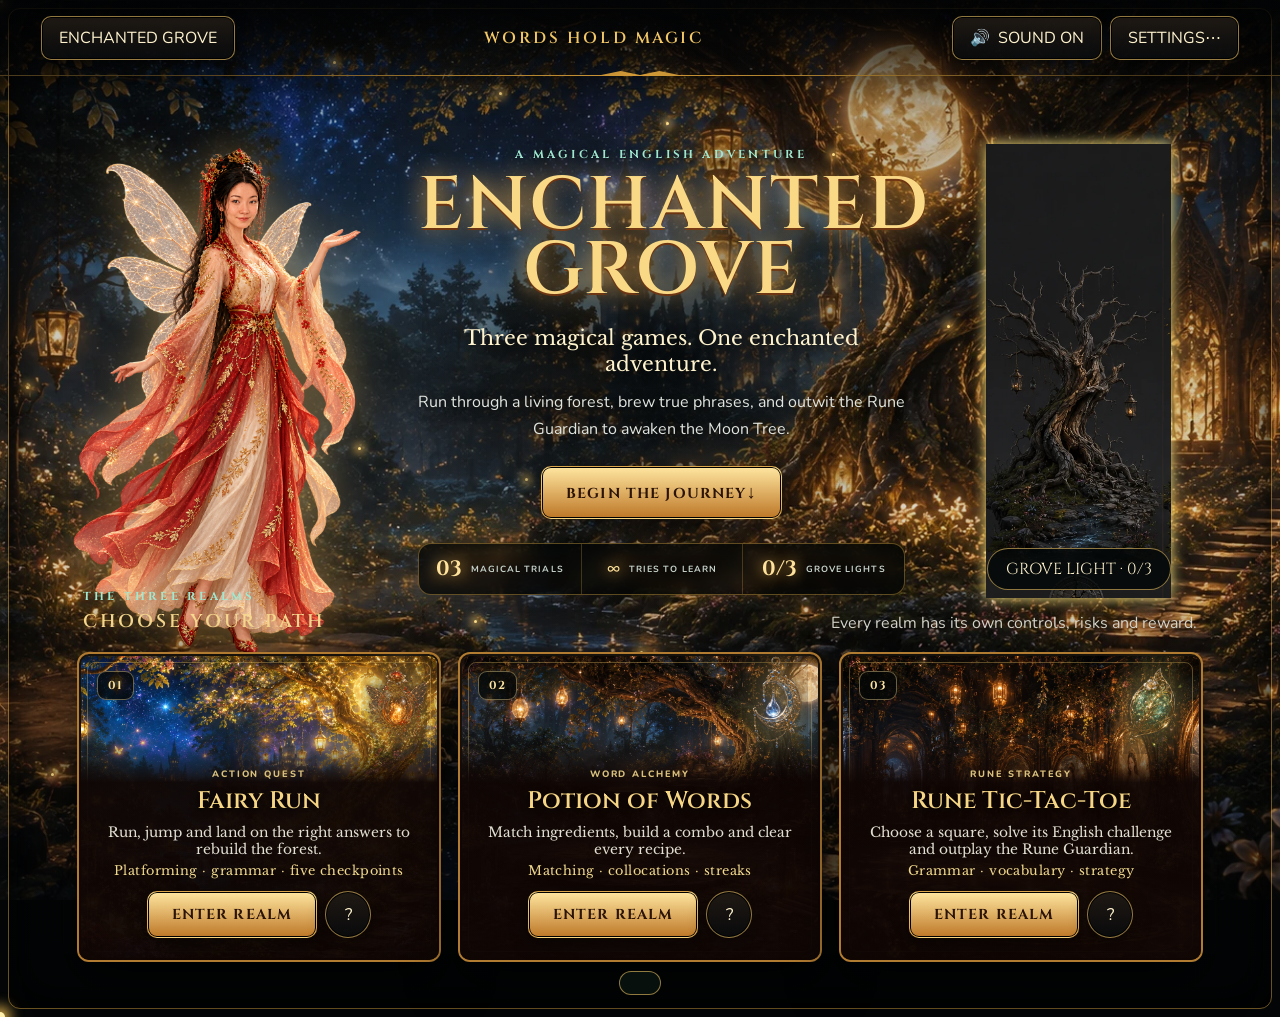
<file: index.html>
<!doctype html>
<html lang="en">
<head>
  <meta charset="utf-8">
  <meta name="viewport" content="width=device-width,initial-scale=1">
  <meta name="theme-color" content="#080b0b">
  <meta name="description" content="Enchanted Grove — a magical English learning adventure">
  <title>Enchanted Grove</title>
  <link rel="icon" type="image/png" href="./assets/rewards/firefly_ember.png">
  <link rel="preconnect" href="https://fonts.googleapis.com">
  <link rel="preconnect" href="https://fonts.gstatic.com" crossorigin>
  <link href="https://fonts.googleapis.com/css2?family=Cinzel:wght@500;600;700&family=Libre+Baskerville:ital,wght@0,400;0,700;1,400&family=Nunito:wght@600;700;800&display=swap" rel="stylesheet">
  <link rel="stylesheet" href="./src/styles.css?v=10">
  <link rel="stylesheet" href="./src/fixes.css?v=11">
  <link rel="stylesheet" href="./src/premium.css?v=10">
  <link rel="stylesheet" href="./src/gameplay-v2.css?v=10">
</head>
<body>
  <div id="app"><div class="loading">Opening the Grove…</div></div>
  <div id="toast" role="status" aria-live="polite"></div>
  <div id="cursor" aria-hidden="true"></div>
  <script type="module" src="./src/app.js?v=24"></script>
</body>
</html>
</file>
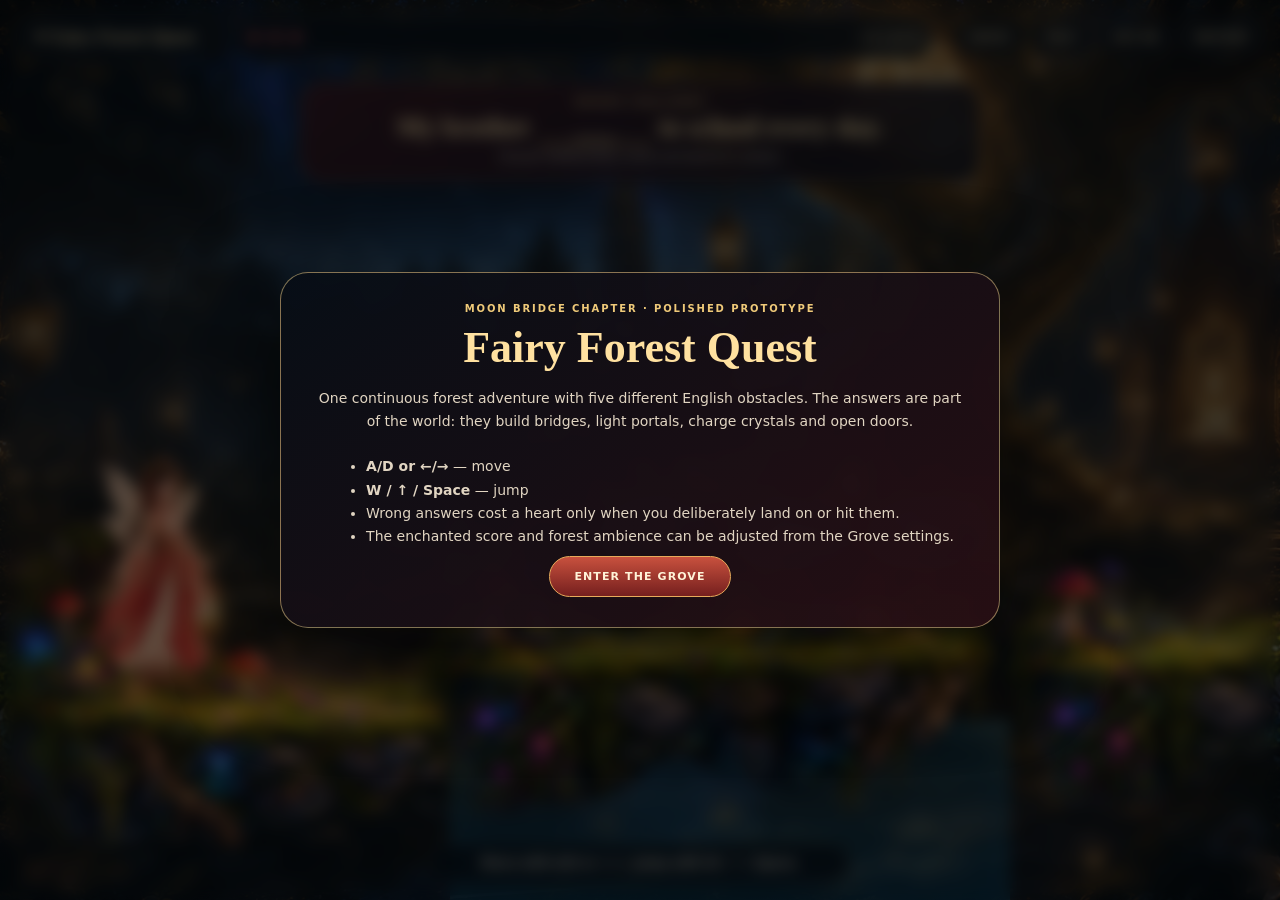
<file: fairy-run.html>
<!doctype html>
<html lang="en">
<head>
<meta charset="utf-8">
<meta name="viewport" content="width=device-width,initial-scale=1,viewport-fit=cover">
<meta name="theme-color" content="#07111b">
<title>Fairy Forest Quest — Moon Bridge Chapter</title>
<style>
:root{
 --gold:#f7d98f;--gold2:#ffe9b6;--cream:#fff6df;--muted:#d8ccba;
 --deep:#07111b;--panel:rgba(6,12,20,.82);--red:#a83f37;--green:#498353;
}
*{box-sizing:border-box}
html,body{margin:0;width:100%;height:100%;overflow:hidden;background:#03070c;color:var(--cream);font-family:Georgia,serif}
button{font:inherit;cursor:pointer}
button:focus-visible{outline:2px solid #ffe8a6;outline-offset:3px}
#app{position:relative;width:100%;height:100%;overflow:hidden;background:#02060a}
#backdrop{position:absolute;inset:0;background:
 linear-gradient(180deg,rgba(2,6,10,.06),rgba(2,6,10,.2)),
 url('assets/background.png') center/cover no-repeat;
 filter:saturate(1.05) brightness(.84);transform:scale(1.04)}
#backdrop::after{content:"";position:absolute;inset:0;background:
 radial-gradient(circle at 70% 18%,rgba(255,220,126,.11),transparent 25%),
 linear-gradient(90deg,rgba(2,7,11,.24),transparent 35%,rgba(2,7,11,.14))}
#viewport{position:absolute;inset:0;overflow:hidden}
#world{position:absolute;left:0;top:0;width:5480px;height:900px;transform-origin:0 0;will-change:transform}
.asset{position:absolute;object-fit:contain;pointer-events:none;user-select:none}
.decor{opacity:.96;filter:drop-shadow(0 16px 22px rgba(0,0,0,.34))}
#mistLayer{position:absolute;inset:0;pointer-events:none;z-index:7;background:linear-gradient(180deg,transparent 72%,rgba(7,25,30,.12));mix-blend-mode:screen}
.water-zone{position:absolute;z-index:1;height:180px;background:
 linear-gradient(180deg,rgba(89,174,201,.2),rgba(8,47,69,.82));
 border-top:2px solid rgba(151,224,235,.26);overflow:hidden;box-shadow:inset 0 22px 35px rgba(72,184,213,.09)}
.water-zone::after{content:"";position:absolute;inset:-20px;background:
 repeating-linear-gradient(176deg,transparent 0 22px,rgba(183,238,245,.12) 23px 25px,transparent 26px 43px);
 animation:water 5s linear infinite}
@keyframes water{to{transform:translateX(80px)}}

#player{position:absolute;z-index:30;width:158px;height:250px;pointer-events:none;transform-origin:50% 100%;will-change:left,top,transform}
#player img{width:100%;height:100%;object-fit:contain;filter:drop-shadow(0 12px 16px rgba(0,0,0,.44))}
#player.invincible{opacity:.45}
#player.magic img{filter:drop-shadow(0 12px 16px rgba(0,0,0,.44)) drop-shadow(0 0 22px rgba(255,216,108,.5))}

.choice{
 position:absolute;z-index:22;display:grid;place-items:center;text-align:center;padding:8px 12px;
 color:#fff1c9;font:800 15px/1.15 system-ui,sans-serif;letter-spacing:.01em;
 border:1px solid rgba(241,207,128,.42);background:linear-gradient(180deg,rgba(68,39,52,.95),rgba(31,18,30,.96));
 box-shadow:0 13px 24px rgba(0,0,0,.34),inset 0 0 18px rgba(255,255,255,.025);
 transition:.22s;user-select:none
}
.choice::after{content:"";position:absolute;inset:-6px;border:1px solid rgba(255,226,147,.09);border-radius:inherit;pointer-events:none}
.choice.stone{width:146px;height:76px;border-radius:48% 52% 45% 55%/58% 52% 48% 42%;
 background:radial-gradient(circle at 35% 20%,rgba(255,255,255,.06),transparent 25%),linear-gradient(145deg,#57646b,#222b31 64%,#11171c);border:2px solid #718d9a}
.choice.stone[data-challenge="0"]{width:118px;height:70px}
.bridge-safe-platform{position:absolute;z-index:11;left:420px;top:555px;width:580px;pointer-events:none;user-select:none;filter:drop-shadow(0 16px 22px rgba(0,0,0,.34))}
.choice.lantern{width:175px;height:64px;border-radius:18px;background:linear-gradient(180deg,#6b3c2d,#2e1e1d);border-color:#bc8a53;box-shadow:0 0 18px rgba(255,190,79,.16),0 14px 24px rgba(0,0,0,.34)}
.choice.lantern::before{content:"✦";position:absolute;top:-35px;color:#ffd786;font-size:30px;text-shadow:0 0 18px #ffbd47}
.choice.crystal-choice{width:150px;height:72px;border-radius:18px;background:linear-gradient(180deg,rgba(49,61,76,.96),rgba(21,26,35,.96));border-color:#6a9bc1}
.choice.rune-pad{width:155px;height:44px;border-radius:50%;background:radial-gradient(ellipse,#5e376d,#20152c 67%);border:2px solid #9f72bd;box-shadow:0 0 20px rgba(157,103,204,.22)}
.choice.orb{width:145px;height:62px;border-radius:999px;background:radial-gradient(circle at 45% 25%,rgba(255,243,196,.17),transparent 32%),linear-gradient(180deg,#6b4c89,#2a1d3b);border-color:#c4a0ef;box-shadow:0 0 28px rgba(172,113,238,.25)}
.choice.correct-hit{animation:correctHit .65s ease;background:linear-gradient(180deg,#806526,#3f3014)!important;border-color:#f8d77b!important;box-shadow:0 0 38px rgba(255,211,92,.55),0 14px 24px rgba(0,0,0,.34)!important}
.choice.wrong-hit{animation:wrongHit .48s ease;background:linear-gradient(180deg,#80382f,#351718)!important;border-color:#e78d7f!important}

.choice.resolved{
 opacity:0!important;
 transform:scale(.78)!important;
 pointer-events:none!important;
 transition:opacity .45s ease,transform .45s ease!important;
}

@keyframes correctHit{45%{transform:translateY(-12px) scale(1.06);filter:brightness(1.35)}}
@keyframes wrongHit{20%,60%{transform:translateX(-8px)}40%,80%{transform:translateX(8px)}}

#bridge1,#bridge3{opacity:0;transform:scale(.86) translateY(35px);transition:.6s cubic-bezier(.2,.8,.2,1);filter:drop-shadow(0 18px 25px rgba(0,0,0,.4))}
#bridge1.show,#bridge3.show{opacity:1;transform:scale(1) translateY(0)}
.door{transition:.55s;filter:drop-shadow(0 20px 25px rgba(0,0,0,.4))}
.door.open{opacity:0;transform:scale(.92);filter:blur(3px)}
.portal-inline{opacity:0;transform:scale(.72);transition:.55s;filter:drop-shadow(0 0 30px rgba(172,108,239,.32))}
.portal-inline.show{opacity:1;transform:scale(1);animation:portalPulse 1.25s infinite alternate}
@keyframes portalPulse{to{filter:drop-shadow(0 0 48px rgba(203,139,255,.58)) brightness(1.08)}}
.crystal-art{transition:.4s;filter:drop-shadow(0 0 14px rgba(86,148,220,.25))}
.crystal-art.charged{filter:drop-shadow(0 0 36px rgba(255,210,89,.64)) brightness(1.25);transform:translateY(-7px)}
.magic-step{position:absolute;z-index:10;width:135px;height:32px;border-radius:50%;opacity:0;transform:translateY(30px) scale(.6);
 background:radial-gradient(ellipse,rgba(255,225,120,.9),rgba(187,121,238,.45) 48%,transparent 70%);
 border:1px solid rgba(255,229,148,.5);box-shadow:0 0 26px rgba(255,207,92,.32);transition:.45s}
.magic-step.show{opacity:1;transform:translateY(0) scale(1)}
.magic-step.show:nth-of-type(2){transition-delay:.1s}.magic-step.show:nth-of-type(3){transition-delay:.2s}
.section-label{position:absolute;z-index:8;color:rgba(255,231,180,.38);font:800 12px system-ui,sans-serif;text-transform:uppercase;letter-spacing:.22em}

#hud{position:absolute;z-index:100;left:16px;right:16px;top:14px;display:grid;grid-template-columns:auto 1fr auto;gap:12px;align-items:center;pointer-events:none}
#hud>*{pointer-events:auto}
.brand{padding:11px 15px;border-radius:999px;background:rgba(5,11,18,.78);border:1px solid rgba(247,217,143,.42);backdrop-filter:blur(10px);box-shadow:0 10px 28px rgba(0,0,0,.3);color:#ffe2a2;font-weight:700;font-size:18px}
.statusbar{justify-self:center;width:min(700px,58vw);padding:9px 14px;border-radius:999px;background:rgba(5,11,18,.78);border:1px solid rgba(247,217,143,.28);backdrop-filter:blur(10px);display:grid;grid-template-columns:auto 1fr auto;gap:12px;align-items:center}
.hearts{color:#ef6a62;font-size:20px;letter-spacing:2px;text-shadow:0 0 10px rgba(255,75,75,.25);white-space:nowrap}
.progress-track{height:10px;border-radius:999px;overflow:hidden;background:rgba(0,0,0,.36);border:1px solid rgba(247,217,143,.16)}
.progress-track>i{display:block;height:100%;width:0;background:linear-gradient(90deg,#d9873f,#ffe19a);transition:.45s}
.score{font:800 11px system-ui,sans-serif;color:#ffe2a0;white-space:nowrap}
.tools{display:flex;gap:7px}
.tool{padding:10px 13px;border-radius:999px;border:1px solid rgba(247,217,143,.34);background:rgba(5,11,18,.8);color:#ffe0a0;font:800 10px system-ui,sans-serif;text-transform:uppercase;letter-spacing:.08em;transition:.2s}
.tool:hover{transform:translateY(-2px);filter:brightness(1.08)}
.tool.off{opacity:.47}
.tool-link{text-decoration:none;display:inline-flex;align-items:center}

#questCard{position:absolute;z-index:95;left:50%;top:82px;transform:translateX(-50%);width:min(680px,70vw);padding:14px 20px 15px;border-radius:22px;background:linear-gradient(145deg,rgba(58,21,25,.9),rgba(10,12,19,.86));border:1px solid rgba(247,217,143,.45);box-shadow:0 16px 40px rgba(0,0,0,.38);backdrop-filter:blur(9px);text-align:center;transition:.3s}
#questCard.done{opacity:.22;transform:translateX(-50%) translateY(-6px)}
#questCard .kicker{font:800 9px system-ui,sans-serif;text-transform:uppercase;letter-spacing:.2em;color:#edc778}
#questCard h1{margin:5px 0 4px;font-size:27px;color:#ffe2a2}
#questCard p{margin:0;font:12px/1.45 system-ui,sans-serif;color:#ddd2c1}
.blank{display:inline-block;min-width:115px;border-bottom:2px solid #f1c97a;color:#ffe8ae;padding:0 5px}

#feedback{position:absolute;z-index:110;left:50%;bottom:18px;transform:translateX(-50%);min-width:420px;max-width:78vw;padding:11px 18px;border-radius:999px;text-align:center;background:rgba(5,11,18,.82);border:1px solid rgba(247,217,143,.25);font:700 12px system-ui,sans-serif;color:#eee2cf;backdrop-filter:blur(9px);box-shadow:0 10px 28px rgba(0,0,0,.3);transition:.25s}
#feedback.good{background:rgba(25,78,43,.82);border-color:rgba(161,238,153,.42);color:#e3ffdc}
#feedback.bad{background:rgba(91,31,26,.84);border-color:rgba(255,153,130,.4);color:#ffd8cd}

.checkpoint{position:absolute;z-index:9;width:32px;height:32px;border-radius:50%;background:radial-gradient(circle,#fff3c1 0 10%,#ffc954 17%,rgba(255,189,59,.3) 43%,transparent 70%);box-shadow:0 0 25px #ffc859;opacity:.75}
.spark{position:absolute;z-index:120;width:7px;height:7px;border-radius:50%;background:#ffe494;box-shadow:0 0 12px #ffd15e;pointer-events:none;animation:spark .85s forwards}
@keyframes spark{to{transform:translate(var(--dx),var(--dy)) scale(.15);opacity:0}}
.butterfly{position:absolute;z-index:60;font-size:18px;color:#ffe79e;text-shadow:0 0 12px #ffc85b;pointer-events:none;animation:fly 1.4s forwards}
@keyframes fly{to{transform:translate(var(--dx),var(--dy)) rotate(30deg);opacity:0}}

.overlay{position:absolute;inset:0;z-index:200;display:grid;place-items:center;background:rgba(2,5,9,.61);backdrop-filter:blur(8px)}
.overlay.hidden{display:none}
.modal{width:min(720px,91vw);padding:30px;border-radius:28px;text-align:center;background:linear-gradient(145deg,rgba(7,14,22,.97),rgba(40,15,20,.95));border:1px solid rgba(247,217,143,.5);box-shadow:0 30px 100px rgba(0,0,0,.58)}
.modal .kicker{font:800 10px system-ui,sans-serif;text-transform:uppercase;letter-spacing:.19em;color:#efca79}
.modal h2{font-size:44px;color:#ffe1a0;margin:8px 0 10px}
.modal p,.modal li{font:14px/1.65 system-ui,sans-serif;color:#e1d5c2}
.modal ul{display:inline-block;text-align:left;margin:8px auto}
.primary{padding:13px 24px;border-radius:999px;border:1px solid #e7aa5b;background:linear-gradient(180deg,#c8513e,#751f1e);color:#fff3d8;font:800 11px system-ui,sans-serif;text-transform:uppercase;letter-spacing:.1em}
.stars-row{font-size:38px;letter-spacing:7px;color:#ffd66f;text-shadow:0 0 17px rgba(255,207,91,.35);margin:10px}

.mobile{display:none;position:absolute;z-index:140;right:14px;bottom:14px;gap:6px}
.mobile button{width:55px;height:48px;border-radius:14px;border:1px solid rgba(247,217,143,.34);background:rgba(5,11,18,.82);color:#ffe0a0;font-size:20px}

@media(max-width:900px){
 .brand{font-size:15px}.statusbar{width:auto}.score{display:none}#questCard{width:88vw;top:76px}.tools .tool:nth-child(2){display:none}
 .mobile{display:flex}#feedback{bottom:74px;min-width:0;width:calc(100% - 24px)}
}
</style>
</head>
<body>
<div id="app">
 <div id="backdrop"></div>
 <div id="viewport"><div id="world">
   <div id="mistLayer"></div>

   <!-- Section 1 -->
   <div class="section-label" style="left:80px;top:590px">01 · Bridge of Habits</div>
   <img class="asset decor" src="assets/platform_start.png" style="left:-20px;top:520px;width:520px">
   <div class="water-zone" style="left:450px;top:720px;width:560px"></div>
   <img class="bridge-safe-platform" src="assets/platform_long.png" alt="">
   <div class="choice stone" data-challenge="0" data-value="goes" style="left:600px;top:500px">goes</div>
   <div class="choice stone" data-challenge="0" data-value="go" style="left:735px;top:500px">go</div>
   <div class="choice stone" data-challenge="0" data-value="is going" style="left:870px;top:500px">is going</div>
   <img id="bridge1" class="asset" src="assets/bridge.png" style="left:430px;top:505px;width:650px;z-index:12">
   <img class="asset decor" src="assets/platform_long.png" style="left:1000px;top:555px;width:570px">

   <!-- Section 2 -->
   <div class="section-label" style="left:1370px;top:590px">02 · Lantern Gate</div>
   <img class="asset decor" src="assets/platform_root.png" style="left:1240px;top:500px;width:520px">
   <img class="asset decor" src="assets/platform_glow.png" style="left:1580px;top:570px;width:430px">
   <img class="asset decor" src="assets/platform_long.png" style="left:1900px;top:565px;width:560px">
   <div class="choice lantern" data-challenge="1" data-value="looks for" style="left:1510px;top:465px">looks for</div>
   <div class="choice lantern" data-challenge="1" data-value="is looking for" style="left:1735px;top:385px">is looking for</div>
   <div class="choice lantern" data-challenge="1" data-value="look for" style="left:1960px;top:465px">look for</div>
   <img id="door2" class="asset door" src="assets/moon_door.png" style="left:2220px;top:390px;width:270px;z-index:20">
   <img id="portal2" class="asset portal-inline" src="assets/moon_portal.png" style="left:2220px;top:390px;width:270px;z-index:19">

   <!-- Section 3 -->
   <div class="section-label" style="left:2530px;top:590px">03 · Crystal Crossing</div>
   <img class="asset decor" src="assets/platform_start.png" style="left:2430px;top:535px;width:510px">
   <img class="asset decor" src="assets/platform_long.png" style="left:2850px;top:565px;width:520px">
   <div class="water-zone" style="left:3260px;top:720px;width:360px"></div>
   <div class="choice crystal-choice" data-challenge="2" data-value="visited" style="left:2560px;top:598px">visited</div>
   <div class="choice crystal-choice" data-challenge="2" data-value="visit" style="left:2750px;top:548px">visit</div>
   <div class="choice crystal-choice" data-challenge="2" data-value="have visited" style="left:2940px;top:598px">have visited</div>
   <img id="crystalA" class="asset crystal-art" src="assets/crystal_blue.png" style="left:2580px;top:425px;width:120px;z-index:15">
   <img id="crystalB" class="asset crystal-art" src="assets/crystal_gold.png" style="left:2780px;top:375px;width:120px;z-index:15">
   <img id="crystalC" class="asset crystal-art" src="assets/crystal_blue.png" style="left:2970px;top:425px;width:120px;z-index:15">
   <img id="bridge3" class="asset" src="assets/rope_bridge.png" style="left:3190px;top:545px;width:520px;z-index:12">
   <img class="asset decor" src="assets/platform_root.png" style="left:3540px;top:510px;width:500px">

   <!-- Section 4 -->
   <div class="section-label" style="left:3650px;top:590px">04 · Rune Door</div>
   <img class="asset decor" src="assets/platform_long.png" style="left:3550px;top:565px;width:600px">
   <div class="choice rune-pad" data-challenge="3" data-value="should taking" style="left:3740px;top:680px">should taking</div>
   <div class="choice rune-pad" data-challenge="3" data-value="should take" style="left:3920px;top:680px">should take</div>
   <div class="choice rune-pad" data-challenge="3" data-value="should took" style="left:4100px;top:680px">should took</div>
   <img id="door4" class="asset door" src="assets/red_door.png" style="left:4300px;top:430px;width:235px;z-index:20">
   <img id="portal4" class="asset portal-inline" src="assets/moon_portal.png" style="left:4300px;top:430px;width:235px;z-index:19">

   <!-- Section 5 -->
   <div class="section-label" style="left:4550px;top:590px">05 · Moon Gate</div>
   <img class="asset decor" src="assets/platform_start.png" style="left:4460px;top:525px;width:520px">
   <img class="asset decor" src="assets/platform_long.png" style="left:4870px;top:565px;width:510px">
   <div class="choice orb" data-challenge="4" data-value="can catching" style="left:4610px;top:500px">can catching</div>
   <div class="choice orb" data-challenge="4" data-value="can catch" style="left:4800px;top:410px">can catch</div>
   <div class="choice orb" data-challenge="4" data-value="will can catch" style="left:4990px;top:500px">will can catch</div>
   <img id="finalPortal" class="asset portal-inline" src="assets/final_portal.png" style="left:5180px;top:355px;width:285px;z-index:19">

   <div id="player"><img src="assets/stand.png" alt="fairy"></div>
 </div></div>

 <div id="hud">
  <div class="brand">✦ Fairy Forest Quest</div>
  <div class="statusbar"><div id="hearts" class="hearts">♥ ♥ ♥</div><div class="progress-track"><i id="progressFill"></i></div><div class="score">✦ <span id="score">0</span> · <span id="progressText">0 / 5</span></div></div>
  <div class="tools"><a class="tool tool-link" href="./index.html?v=24">Grove</a><button class="tool" id="helpBtn">Help</button><button class="tool" id="sfxBtn">SFX On</button><button class="tool" id="restartBtn">Restart</button></div>
 </div>

 <div id="questCard"><div class="kicker" id="questKicker">Bridge challenge</div><h1 id="questText">My brother <span class="blank">___</span> to school every day.</h1><p id="questHint">Choose deliberately: jump and land on a stone.</p></div>
 <div id="feedback">Move with A/D or ←/→. Jump with W / ↑ / Space.</div>
 <div class="mobile"><button data-key="left">◀</button><button data-key="jump">▲</button><button data-key="right">▶</button></div>

 <div class="overlay" id="intro">
  <div class="modal"><div class="kicker">Moon Bridge Chapter · polished prototype</div><h2>Fairy Forest Quest</h2>
   <p>One continuous forest adventure with five different English obstacles. The answers are part of the world: they build bridges, light portals, charge crystals and open doors.</p>
   <ul><li><b>A/D or ←/→</b> — move</li><li><b>W / ↑ / Space</b> — jump</li><li>Wrong answers cost a heart only when you deliberately land on or hit them.</li><li>The enchanted score and forest ambience can be adjusted from the Grove settings.</li></ul>
   <button class="primary" id="startBtn">Enter the Grove</button>
  </div>
 </div>

 <div class="overlay hidden" id="helpOverlay">
  <div class="modal"><div class="kicker">Controls & mechanics</div><h2>How to Play</h2>
   <p>Each obstacle has one English blank and three choices. The selection method changes with the world:</p>
   <ul><li>Bridge stones — <b>land from above</b>.</li><li>Lantern gate — <b>jump and hit a lantern from below</b>.</li><li>Crystals — <b>land on the crystal pedestal</b>.</li><li>Rune door — <b>jump and land on a floor rune</b>.</li><li>Moon Gate — <b>jump into the chosen magic orb</b>.</li></ul>
   <button class="primary" id="closeHelp">Back to Adventure</button>
  </div>
 </div>

 <div class="overlay hidden" id="completeOverlay">
  <div class="modal"><div class="kicker">Chapter complete</div><h2>The Moon Gate Awakens</h2>
   <div class="stars-row">★ ★ ★ ★ ★</div>
   <p id="finalStats">Five obstacles restored.</p>
   <button class="primary" id="groveBtn">Return to the Grove</button>
   <button class="primary" id="againBtn">Play Again</button>
  </div>
 </div>
</div>

<script>
(()=>{
"use strict";
const $=s=>document.querySelector(s), $$=s=>[...document.querySelectorAll(s)];
const world=$("#world"), playerEl=$("#player"), playerImg=$("#player img");
const VW=5480,VH=900;
let scale=1,camera=0,last=performance.now(),running=false,sfxOn=true,score=0,hearts=3,current=0,wrongChoices=0;
const keys={left:false,right:false,jump:false};
function saveGroveLight(){const key='enchantedGroveRebuild.v1';try{const saved=JSON.parse(localStorage.getItem(key)||'{}');saved.spellPathCompleted=true;saved.moonTreeState=['spellPathCompleted','potionOfWordsCompleted','whisperingPortraitsCompleted'].filter(k=>saved[k]).length;localStorage.setItem(key,JSON.stringify(saved))}catch{}}
const done=[false,false,false,false,false];
let checkpointX=120, player={x:120,y:588,w:62,h:112,vx:0,vy:0,onGround:false,facing:1,inv:0};
let bridgeChoiceArmed=false;
let bridgeJumpOriginX=null;
let walkFrame=0,walkClock=0;
const sounds={ok:"assets/correct.wav",bad:"assets/wrong.wav",portal:"assets/portal.wav",reward:"assets/reward.wav",click:"assets/click.wav"};
const challenges=[
 {kicker:"Bridge challenge",text:'My brother <span class="blank">___</span> to school every day.',hint:"Choose deliberately: jump and land on a stone.",answer:"goes",method:"land",checkpoint:120},
 {kicker:"Lantern gate",text:'She <span class="blank">___</span> her keys right now.',hint:"Jump and strike a lantern from below.",answer:"is looking for",method:"below",checkpoint:1320},
 {kicker:"Crystal crossing",text:'Yesterday we <span class="blank">___</span> an old castle.',hint:"Land on the crystal pedestal you choose.",answer:"visited",method:"land",checkpoint:2480},
 {kicker:"Rune door",text:'You <span class="blank">___</span> an umbrella because it might rain.',hint:"Jump and land on one floor rune.",answer:"should take",method:"land",checkpoint:3600},
 {kicker:"Moon Gate",text:'If we hurry, we <span class="blank">___</span> the next train.',hint:"Jump so the fairy passes through the center of the magic orb you choose.",answer:"can catch",method:"orb",checkpoint:4490}
];
const bridgeChoiceZone={x:420,y:700,w:580,h:200,respawnX:480,respawnY:588};
function shuffleArray(a){for(let i=a.length-1;i>0;i--){const j=Math.floor(Math.random()*(i+1));[a[i],a[j]]=[a[j],a[i]]}return a}
function shuffleChoices(){
 const groups=[
   {sel:'[data-challenge="0"]',slots:[["600px","500px"],["735px","500px"],["870px","500px"]]},
   {sel:'[data-challenge="1"]',slots:[["1510px","465px"],["1735px","385px"],["1960px","465px"]]},
   {sel:'[data-challenge="2"]',slots:[["2560px","598px"],["2750px","548px"],["2940px","598px"]]},
   {sel:'[data-challenge="3"]',slots:[["3740px","680px"],["3920px","680px"],["4100px","680px"]]},
   {sel:'[data-challenge="4"]',slots:[["4610px","500px"],["4800px","410px"],["4990px","500px"]]}
 ];
 for(const g of groups){
   const els=$$(g.sel),slots=shuffleArray([...g.slots]);
   els.forEach((el,i)=>{el.style.left=slots[i][0];el.style.top=slots[i][1]});
 }
}

function resize(){scale=innerHeight/VH;const viewW=innerWidth/scale;world.style.height=VH+"px";updateCamera(true)}
addEventListener("resize",resize);resize();

function play(name,vol=.65){if(!sfxOn)return;const a=new Audio(sounds[name]);a.volume=vol;a.play().catch(()=>{})}
function setFeedback(text,type=""){const f=$("#feedback");f.textContent=text;f.className=type}
function updateHUD(){
 $("#score").textContent=score;$("#progressText").textContent=`${done.filter(Boolean).length} / 5`;
 $("#progressFill").style.width=`${done.filter(Boolean).length/5*100}%`;
 $("#hearts").textContent=Array.from({length:3},(_,i)=>i<hearts?"♥":"♡").join(" ");
}
function setQuest(i){
 current=i;
 const q=challenges[i];
 $("#questKicker").textContent=q.kicker;
 $("#questText").innerHTML=q.text;
 $("#questHint").textContent=q.hint;
 $("#questCard").classList.toggle("done",done[i]);
}
function sectionForX(x){
 if(x<1200)return 0;if(x<2400)return 1;if(x<3500)return 2;if(x<4450)return 3;return 4
}
function updateCamera(immediate=false){
 const viewW=innerWidth/scale;
 const target=Math.max(0,Math.min(VW-viewW,player.x-viewW*.38));
 camera=immediate?target:camera+(target-camera)*.09;
 world.style.transform=`translate(${-camera*scale}px,0) scale(${scale})`;
 const bgShift=(camera/(VW-viewW||1))*18;
 $("#backdrop").style.backgroundPosition=`${50-bgShift}% center`;
}
function playerVisual(){
 const drawW=158,drawH=250;
 playerEl.style.left=(player.x-(drawW-player.w)/2)+"px";
 playerEl.style.top=(player.y-(drawH-player.h))+"px";
 playerEl.style.transform=`scaleX(${player.facing})`;
 playerEl.classList.toggle("invincible",player.inv>0);
}
const basePlatforms=[
 {x:-50,y:700,w:500,h:200},{x:1000,y:700,w:560,h:200},
 {x:bridgeChoiceZone.x,y:bridgeChoiceZone.y,w:bridgeChoiceZone.w,h:bridgeChoiceZone.h},
 {x:1240,y:700,w:1220,h:200},
 {x:2430,y:700,w:850,h:200},{x:3540,y:700,w:910,h:200},
 {x:4460,y:700,w:1020,h:200},
 // section 2 jump platforms beneath the lanterns
 {x:1450,y:650,w:210,h:20},{x:1690,y:590,w:210,h:20},{x:1930,y:650,w:210,h:20},
];
function platforms(){
 const p=[...basePlatforms];
 if(done[0])p.push({x:450,y:585,w:570,h:24});
 // Match the collider to the whole visible rope bridge, including both ends.
 // The former narrow collider let the fairy's visible sprite appear supported
 // while its smaller physics body slipped through near an edge.
 if(done[2])p.push({x:3185,y:646,w:575,h:25});
 return p
}
function walls(){
 const w=[];
 if(!done[0])w.push({x:1015,y:0,w:24,h:900});
 if(!done[1])w.push({x:2225,y:350,w:65,h:380});
 if(!done[3])w.push({x:4295,y:370,w:70,h:360});
 return w
}
function overlap(a,b){return a.x+a.w>b.x&&a.x<b.x+b.w&&a.y+a.h>b.y&&a.y<b.y+b.h}
function spawnMagic(x,y,color="#ffe18b"){
 for(let i=0;i<22;i++){const s=document.createElement("i");s.className="spark";s.style.left=((x-camera)*scale)+"px";s.style.top=(y*scale)+"px";s.style.setProperty("--dx",((Math.random()-.5)*180)+"px");s.style.setProperty("--dy",((Math.random()-.7)*150)+"px");s.style.background=color;document.body.appendChild(s);setTimeout(()=>s.remove(),900)}
 for(let i=0;i<8;i++){const b=document.createElement("i");b.className="butterfly";b.textContent="✦";b.style.left=((x-camera)*scale)+"px";b.style.top=(y*scale)+"px";b.style.setProperty("--dx",((Math.random()-.5)*220)+"px");b.style.setProperty("--dy",(-60-Math.random()*150)+"px");document.body.appendChild(b);setTimeout(()=>b.remove(),1450)}
}
function hurt(choice){
 if(player.inv>0)return;
 const challengeIndex=+choice.dataset.challenge;
 hearts--;wrongChoices++;player.inv=1.1;choice.classList.remove("wrong-hit");void choice.offsetWidth;choice.classList.add("wrong-hit");play("bad",.62);
 setFeedback("Not this one. You chose it deliberately, so one heart faded. Try another.","bad");updateHUD();
 if(challengeIndex===0)setTimeout(()=>respawnOnBridgePlatform(),320);
 if(hearts<=0)setTimeout(()=>restartChallenge(),650)
}
function respawnOnBridgePlatform(message=""){
 player.x=bridgeChoiceZone.respawnX;player.y=bridgeChoiceZone.respawnY;player.vx=player.vy=0;player.onGround=true;player.inv=Math.max(player.inv,.7);
 bridgeChoiceArmed=true;
 bridgeJumpOriginX=null;
 if(message)setFeedback(message);
 playerVisual();updateCamera(false)
}
function restartChallenge(){
 hearts=3;
 if(current===0&&!done[0])respawnOnBridgePlatform();
 else{player.x=challenges[current].checkpoint;player.y=588;player.vx=player.vy=0;player.inv=1}
 $$(".choice").forEach(x=>x.classList.remove("wrong-hit"));
 setFeedback("Checkpoint restored. The challenge is ready again.");updateHUD()
}
function completeChallenge(i,choice){
 if(done[i])return;
 done[i]=true;score+=100;hearts=Math.min(3,hearts+1);choice?.classList.add("correct-hit");play("ok",.72);spawnMagic(choice?parseFloat(choice.style.left)+70:player.x,choice?parseFloat(choice.style.top)+30:player.y);
 if(i===0){$("#bridge1").classList.add("show");setFeedback("Correct — “goes”. The forest builds the bridge for you. +100 magic.","good")}
 if(i===1){$("#door2").classList.add("open");$("#portal2").classList.add("show");play("portal",.62);setFeedback("Correct — “is looking for”. The Moon Door dissolves into a passage. +100 magic.","good")}
 if(i===2){$("#crystalA").classList.add("charged");$("#crystalB").classList.add("charged");$("#crystalC").classList.add("charged");$("#bridge3").classList.add("show");setFeedback("Correct — “visited”. The crystals weave a crossing over the water. +100 magic.","good")}
 if(i===3){$("#door4").classList.add("open");$("#portal4").classList.add("show");play("portal",.62);setFeedback("Correct — “should take”. The rune door opens. +100 magic.","good")}
 if(i===4){
   $("#finalPortal").classList.add("show");
   playerEl.classList.add("magic");
   setTimeout(()=>playerEl.classList.remove("magic"),900);
   play("portal",.8);
   setFeedback("Correct — “can catch”. +100 magic. The Moon Gate is awake — go through the portal.","good");
 }
 updateHUD();
 $("#questCard").classList.add("done");
 setTimeout(()=>{
   $$(`.choice[data-challenge="${i}"]`).forEach(el=>el.classList.add("resolved"));
 },650);
}
function choose(choice,mode){
 const i=+choice.dataset.challenge;
 if(done[i])return;
 const value=choice.dataset.value;
 if(value===challenges[i].answer)completeChallenge(i,choice);
 else hurt(choice);
}
function choiceRects(){return $$(".choice").map(el=>{const visual={x:parseFloat(el.style.left),y:parseFloat(el.style.top),w:el.offsetWidth||parseFloat(getComputedStyle(el).width),h:el.offsetHeight||parseFloat(getComputedStyle(el).height)};const r=el.dataset.challenge==="0"?{x:visual.x+18,y:visual.y+6,w:visual.w-36,h:visual.h-6}:visual;return {el,r,visual}})}
function physics(dt){
 if(!running)return;
 if(player.inv>0)player.inv-=dt;
 const prev={x:player.x,y:player.y,bottom:player.y+player.h,top:player.y};
 let move=(keys.right?1:0)-(keys.left?1:0);
 player.vx+=move*1200*dt;player.vx*=Math.pow(.0012,dt);player.vx=Math.max(-330,Math.min(330,player.vx));if(move)player.facing=move;
 if(keys.jump&&player.onGround){
   const onBridgePlatform=!done[0]&&player.x+player.w>bridgeChoiceZone.x&&player.x<bridgeChoiceZone.x+bridgeChoiceZone.w;
   bridgeJumpOriginX=onBridgePlatform?player.x+player.w/2:null;
   player.vy=onBridgePlatform?-740:-570;player.onGround=false;playerImg.src="assets/jump.png";play("click",.12)
 }
 keys.jump=false;
 player.vy+=1350*dt;
 const preCollisionVy=player.vy;
 player.x+=player.vx*dt;
 // wall collisions
 for(const w of walls()){
   if(player.y+player.h>w.y&&player.y<w.y+w.h){
     if(prev.x+player.w<=w.x && player.x+player.w>w.x){player.x=w.x-player.w;player.vx=0}
     else if(prev.x>=w.x+w.w && player.x<w.x+w.w){player.x=w.x+w.w;player.vx=0}
   }
 }
 player.x=Math.max(0,Math.min(VW-player.w,player.x));
 player.y+=player.vy*dt;player.onGround=false;
 for(const p of platforms()){
   const horiz=player.x+player.w>p.x+4&&player.x<p.x+p.w-4;
   if(horiz&&prev.bottom<=p.y+8&&player.y+player.h>=p.y&&player.vy>=0){
     player.y=p.y-player.h;player.vy=0;player.onGround=true
   }
 }
 // The first answer cannot trigger until the fairy has safely reached the neutral runway.
 if(!done[0]&&player.onGround&&player.x+player.w>bridgeChoiceZone.x&&player.x<600)bridgeChoiceArmed=true;
 // deliberate landing choices also act as physical surfaces.
 // A choice fires only on a genuine descent from ABOVE; standing on it never repeats the answer.
 for(const {el,r} of choiceRects()){
   if(!["stone","crystal-choice","rune-pad"].some(c=>el.classList.contains(c)))continue;
   const i=+el.dataset.challenge;
   const edgeInset=i===0?0:8;
   const playerCenter=player.x+player.w/2;
   const horiz=i===0?playerCenter>r.x&&playerCenter<r.x+r.w:player.x+player.w>r.x+edgeInset&&player.x<r.x+r.w-edgeInset;
   const previousTopLimit=i===0?r.y+2:r.y-2;
   const crossedTop=horiz&&preCollisionVy>25&&prev.bottom<=previousTopLimit&&player.y+player.h>=r.y;
   const resting=horiz&&prev.bottom>=r.y-3&&prev.bottom<=r.y+5&&player.y+player.h>=r.y;
   if(crossedTop||resting){
     player.y=r.y-player.h;player.vy=0;player.onGround=true;
     if(crossedTop&&!done[i]){
       const deliberateBridgeLanding=i!==0||(bridgeChoiceArmed&&bridgeJumpOriginX!==null&&bridgeJumpOriginX>r.x&&bridgeJumpOriginX<r.x+r.w);
       if(i===0&&!deliberateBridgeLanding)respawnOnBridgePlatform("That was only a navigation jump. No answer was selected and no heart was lost.");
       else choose(el,"land");
     }
   }
 }
 // lanterns: only hit underside while moving upward
 for(const {el,r} of choiceRects()){
   if(!el.classList.contains("lantern")||done[1])continue;
   const horiz=player.x+player.w>r.x+8&&player.x<r.x+r.w-8;
   const underside=r.y+r.h;
   if(player.vy<0&&horiz&&prev.top>=underside-8&&player.y<=underside+8){
     player.y=underside+8;player.vy=120;choose(el,"below")
   }
 }
 // final orbs: choose by jumping into the selected orb.
 // Use an expanded hit area because the fairy artwork is much larger than its physics body.
 for(const {el,r} of choiceRects()){
   if(!el.classList.contains("orb")||done[4])continue;
   if(player.onGround)continue;
   const expanded={x:r.x-42,y:r.y-55,w:r.w+84,h:r.h+110};
   const visualBody={
     x:player.x-34,
     y:player.y-70,
     w:player.w+68,
     h:player.h+95
   };
   if(overlap(visualBody,expanded)){
     player.vy=130;
     choose(el,"orb");
     break;
   }
 }
 // In the bridge choice zone, navigation mistakes are never language mistakes.
 if(!done[0]&&player.y>780&&player.x+player.w>360&&player.x<1030){
   respawnOnBridgePlatform("The stone was missed. Back to the safe platform — no heart lost.");
 }
 // fall/reset
 else if(player.y>900){player.x=challenges[current].checkpoint;player.y=520;player.vx=player.vy=0;player.inv=1;setFeedback("The grove returned you to the last checkpoint — no heart lost.")}
 // final portal
 if(done[4]){
   const port={x:5220,y:390,w:210,h:310};
   if(overlap(player,port)){running=false;saveGroveLight();play("reward",.9);$("#finalStats").textContent=`Magic score: ${score}. Wrong choices: ${wrongChoices}. Five forest obstacles restored.`;$("#completeOverlay").classList.remove("hidden")}
 }
 // animation
 if(move&&player.onGround){walkClock+=dt;if(walkClock>.13){walkClock=0;walkFrame=1-walkFrame;playerImg.src=walkFrame?"assets/walk1.png":"assets/walk2.png"}}
 else if(player.onGround)playerImg.src="assets/stand.png";
 current=sectionForX(player.x);
 if(done[current]&&current<4&&player.x>challenges[current+1].checkpoint-100)current++;
 setQuest(current);checkpointX=challenges[current].checkpoint;
 playerVisual();updateCamera(false)
}
function loop(t){const dt=Math.min(.032,(t-last)/1000||0);last=t;physics(dt);requestAnimationFrame(loop)}requestAnimationFrame(loop);

addEventListener("keydown",e=>{
 if(["a","A","ArrowLeft"].includes(e.key)){keys.left=true;e.preventDefault()}
 if(["d","D","ArrowRight"].includes(e.key)){keys.right=true;e.preventDefault()}
 if(["w","W","ArrowUp"," "].includes(e.key)){keys.jump=true;e.preventDefault()}
});
addEventListener("keyup",e=>{if(["a","A","ArrowLeft"].includes(e.key))keys.left=false;if(["d","D","ArrowRight"].includes(e.key))keys.right=false});
$$("[data-key]").forEach(b=>{b.addEventListener("pointerdown",e=>{e.preventDefault();const k=b.dataset.key;if(k==="jump")keys.jump=true;else keys[k]=true});b.addEventListener("pointerup",()=>{const k=b.dataset.key;if(k!=="jump")keys[k]=false});b.addEventListener("pointercancel",()=>{keys.left=keys.right=false})});
$("#sfxBtn").onclick=()=>{sfxOn=!sfxOn;$("#sfxBtn").textContent=sfxOn?"SFX On":"SFX Off";$("#sfxBtn").classList.toggle("off",!sfxOn);if(sfxOn)play("click",.4)};
$("#restartBtn").onclick=()=>{play("click",.35);location.reload()};
$("#helpBtn").onclick=()=>{running=false;$("#helpOverlay").classList.remove("hidden")};
$("#closeHelp").onclick=()=>{$("#helpOverlay").classList.add("hidden");running=true};
$("#startBtn").onclick=()=>{$("#intro").classList.add("hidden");running=true;setQuest(0);updateHUD();playerVisual();setFeedback("Bridge of Habits: land on the answer stone you choose.")};
$("#againBtn").onclick=()=>location.reload();
$("#groveBtn").onclick=()=>location.href='./index.html?v=24';
shuffleChoices();updateHUD();setQuest(0);playerVisual();updateCamera(true);
})();
</script>
<script type="module">
import{read}from'./src/storage.js?v=3';
import{Sound}from'./src/audio.js?v=12';
const enchantedScore=new Sound(read());
addEventListener('pointerdown',()=>enchantedScore.start(),{once:true});
addEventListener('pagehide',()=>enchantedScore.stop());
</script>
</div>
</body>
</html>
</file>
<file: src/styles.css>
:root{--gold:#f2c766;--gold2:#9c6426;--ivory:#fff3ce;--ink:#d9e4df;--glass:rgba(7,11,14,.88);--line:rgba(242,199,102,.58);--green:#64d69a;--violet:#a477ef;--red:#781d1e;font-family:Nunito,system-ui,sans-serif;color:var(--ivory);background:#050706}*{box-sizing:border-box}html,body,#app{margin:0;min-height:100%;width:100%}body{overflow-x:hidden;background:#050706;cursor:none}button,input{font:inherit}button{cursor:none}.loading{height:100vh;display:grid;place-items:center;font:600 1.4rem Cinzel;color:var(--gold)}.screen{min-height:100vh;position:relative;overflow:hidden;background-size:cover;background-position:center}.screen:before{content:"";position:absolute;inset:0;background:linear-gradient(180deg,rgba(2,4,6,.3),rgba(2,4,6,.12) 55%,rgba(2,4,6,.65));pointer-events:none}.home{background-image:url('../assets/backgrounds/home.webp')}.spell{background-image:url('../assets/backgrounds/spell_path.webp')}.potion{background-image:url('../assets/backgrounds/potion_of_words.webp')}.portraits{background-image:url('../assets/backgrounds/whispering_portraits.webp')}.finale{background-image:url('../assets/backgrounds/finale.webp')}.topbar{height:68px;position:relative;z-index:20;display:flex;align-items:center;justify-content:space-between;padding:9px clamp(14px,3.2vw,58px);background:linear-gradient(180deg,rgba(2,3,4,.94),rgba(2,3,4,.35));border-bottom:1px solid #d79d4133}.wordmark{font:600 1rem Cinzel;letter-spacing:.16em;color:var(--gold)}.tools{display:flex;gap:8px}.btn,.round{border:1px solid var(--line);background:linear-gradient(#211b15e8,#090b0dea);color:var(--ivory);border-radius:10px;padding:10px 17px;box-shadow:inset 0 0 0 1px #000,0 5px 18px #0007;transition:.2s}.round{width:42px;height:42px;padding:0;border-radius:50%}.btn:hover,.round:hover{border-color:#ffe5a0;transform:translateY(-2px);filter:brightness(1.25)}.btn.gold{font:700 .9rem Cinzel;letter-spacing:.08em;color:#2b1307;background:linear-gradient(#ffe6a0,#bd7727);padding:13px 24px}.btn.red{background:linear-gradient(#9b3230,#491012);font-family:Cinzel}.btn:disabled{opacity:.42;filter:grayscale(.6);transform:none}.hero{min-height:540px;position:relative;display:grid;grid-template-columns:minmax(250px,.8fr) minmax(480px,1.25fr) minmax(240px,.7fr);align-items:center;padding:0 clamp(15px,4vw,70px)}.hero-fairy{height:530px;align-self:end;filter:drop-shadow(0 0 20px #f5c46766);animation:float 5s ease-in-out infinite}.hero-fairy img{height:100%;width:100%;object-fit:contain}.hero-copy{text-align:center;position:relative;z-index:2;text-shadow:0 3px 14px #000}.kicker{font:700 .72rem Cinzel;letter-spacing:.28em;color:#9fe8d1}.logo{font:600 clamp(3rem,5.8vw,6rem)/.87 Cinzel;margin:12px 0;color:#f9d986;text-shadow:0 2px #6e3513,0 0 25px #efad4f}.tagline{font:400 clamp(1rem,1.6vw,1.45rem) 'Libre Baskerville';margin:22px 0 12px}.story{max-width:560px;margin:0 auto 24px;color:#e1e5df;line-height:1.65}.tree-panel{height:470px;position:relative;text-align:center;display:flex;flex-direction:column;align-items:center;justify-content:center}.tree-panel img{height:420px;max-width:100%;object-fit:contain;filter:drop-shadow(0 0 calc(7px + var(--light)*7px) #ffe880)}.tree-count{position:absolute;bottom:16px;border:1px solid var(--line);padding:9px 18px;border-radius:30px;background:#050909d9;font-family:Cinzel}.portal-section{position:relative;z-index:5;padding:0 clamp(18px,6vw,100px) 55px;margin-top:-38px}.section-title{text-align:center;font:600 1.15rem Cinzel;letter-spacing:.15em;color:#f7d98f}.portals{display:grid;grid-template-columns:repeat(3,1fr);gap:17px;max-width:1260px;margin:auto}.portal{min-height:270px;position:relative;overflow:hidden;border:1px solid var(--line);border-radius:18px;background-size:cover;background-position:center;box-shadow:0 18px 50px #000c,inset 0 0 0 2px #17110b}.portal:after{content:"";position:absolute;inset:0;background:linear-gradient(180deg,transparent 15%,rgba(4,5,6,.94) 64%)}.portal-content{position:absolute;z-index:2;inset:auto 0 0;padding:22px;text-align:center}.portal h2{font:600 1.35rem Cinzel;color:#f6d685;margin:0 0 7px}.portal p{font:400 .86rem 'Libre Baskerville';margin:5px;color:#e1ded2}.portal-actions{display:flex;justify-content:center;gap:8px;margin-top:13px}.complete-ribbon{position:absolute;z-index:3;right:12px;top:12px;padding:6px 10px;border:1px solid #93e5a9;background:#0f432ac9;border-radius:20px;font-size:.7rem}.relic-thumb{position:absolute;z-index:3;left:8px;top:4px;width:56px;height:80px;object-fit:contain;filter:drop-shadow(0 0 10px #ffdd76)}.game-shell{position:relative;z-index:4;min-height:calc(100vh - 68px);display:grid;grid-template-columns:240px minmax(650px,1fr);gap:18px;padding:18px clamp(16px,3vw,50px) 28px}.guide{align-self:stretch;border-right:1px solid #dfb85d55;position:relative;padding:18px 20px 180px 0}.guide h1{font:600 1.8rem Cinzel;color:#ffe5a1;margin:0}.guide p{line-height:1.55;color:#e1e5de}.guide-fairy{position:absolute;width:250px;height:310px;object-fit:contain;object-position:bottom;left:-32px;bottom:-40px;filter:drop-shadow(0 0 18px #f1c26d55)}.stage-nav{display:flex;flex-direction:column;gap:8px;margin-top:18px}.stage-dot{height:8px;border-radius:8px;background:#303b32}.stage-dot.on{background:var(--gold);box-shadow:0 0 12px #ffc95c}.play-area{display:flex;flex-direction:column;align-items:center;justify-content:center;min-width:0}.game-title{text-align:center;margin-bottom:12px}.game-title .kicker{display:block}.game-title h2{font:600 clamp(1.8rem,3vw,3rem) Cinzel;color:#ffe2a0;margin:4px}.focus-pill{display:inline-block;border:1px solid var(--line);background:#080d0ddd;border-radius:25px;padding:7px 16px;color:#ddc795}.path-scene{width:min(950px,100%);height:170px;display:flex;align-items:flex-end;justify-content:center;gap:10px;padding:25px;border:1px solid #d4b35a66;border-radius:18px;background:linear-gradient(#06131677,#0a120ddb);overflow:hidden}.path-piece{width:8%;height:38px;transform:perspective(80px) rotateX(25deg);border:1px solid #6d705d;background:#272a27;opacity:.35;transition:.6s}.path-piece.on{opacity:1;background:linear-gradient(#ffe8a3,#8b5b23);box-shadow:0 0 22px #ffd26a;transform:perspective(80px) rotateX(25deg) translateY(-4px)}.workbench{width:min(950px,100%);margin-top:14px;padding:20px;border:1px solid var(--line);border-radius:18px;background:var(--glass);box-shadow:0 16px 45px #000b}.instruction{text-align:center;font:400 1rem 'Libre Baskerville';color:#e8d8ac}.sentence,.chunk-bank{min-height:76px;display:flex;align-items:center;justify-content:center;gap:10px;flex-wrap:wrap;border:1px dashed #d0ae5e55;border-radius:12px;padding:10px;margin:12px 0}.chunk{border:1px solid #d9b965;background:linear-gradient(#294c3a,#11261c);color:#fff5d5;border-radius:12px;padding:13px 18px;box-shadow:inset 0 0 12px #90d89622,0 5px 12px #0008}.sentence .chunk{background:linear-gradient(#56306e,#211732);border-color:#bd8df3}.feedback{min-height:46px;text-align:center;color:#f1d892}.feedback.bad{color:#f0aca4}.controls{display:flex;justify-content:center;gap:10px}.alchemy{width:min(1000px,100%);display:grid;grid-template-columns:1fr 320px 1fr;gap:16px;align-items:center}.word-bank{min-height:370px;border:1px solid var(--line);border-radius:18px;background:var(--glass);padding:16px;display:flex;align-content:flex-start;justify-content:center;gap:10px;flex-wrap:wrap}.word-bank h3{width:100%;text-align:center;font:600 1rem Cinzel;color:#f5d588}.wordcard{min-width:120px;border:1px solid #d7ac55;background:linear-gradient(#553513,#211405);color:#ffe3a4;border-radius:9px;padding:12px}.word-bank.right .wordcard{border-color:#b693ed;background:linear-gradient(#493064,#20152f);color:#ead8ff}.wordcard.selected{outline:3px solid #fff3ad;box-shadow:0 0 24px #ffe17c}.brew-center{text-align:center}.cauldron{width:280px;height:170px;margin:65px auto 14px;position:relative;border:5px solid #aa8050;border-radius:20px 20px 120px 120px;background:linear-gradient(#252628,#08090a);box-shadow:0 30px 32px #000,0 0 calc(10px + var(--energy)*5px) var(--brew)}.cauldron:before{content:"";position:absolute;left:8px;right:8px;top:-12px;height:48px;border-radius:50%;background:var(--brew);box-shadow:0 0 30px var(--brew);animation:bubble 2s ease-in-out infinite}.cauldron:after{content:"";position:absolute;inset:25px 55px auto;height:80px;background:radial-gradient(circle,#fff7c7 0 4%,transparent 7%),radial-gradient(circle at 70% 40%,#fff 0 3%,transparent 6%);opacity:calc(.2 + var(--energy)*.06)}.mix{min-height:70px;border:1px solid var(--line);background:#090b0bd9;border-radius:12px;padding:10px;display:flex;align-items:center;justify-content:center;gap:10px;font-family:'Libre Baskerville'}.seals{display:flex;justify-content:center;gap:8px;margin:10px}.seal{width:38px;height:38px;border:1px solid var(--line);border-radius:50%;background:#171816}.seal.on{background:radial-gradient(circle,#fff2ae,#a26321);box-shadow:0 0 18px #ffe376}.gallery{width:min(1100px,100%);display:grid;grid-template-columns:repeat(6,1fr);gap:11px}.portrait-card{position:relative;border:2px solid #9e7137;border-radius:80px 80px 15px 15px;background:#17130d;padding:5px 5px 12px;color:#f7df9d;overflow:hidden;transition:.3s}.portrait-card img{width:100%;aspect-ratio:.66;object-fit:cover;border-radius:74px 74px 8px 8px;display:block;filter:brightness(.62) saturate(.7);transition:.45s}.portrait-card.speaker img{filter:brightness(1.05) saturate(1.1);box-shadow:0 0 28px #ffd36c}.portrait-card.awake{box-shadow:0 0 24px #ffd36c}.portrait-card.awake img{filter:brightness(.92)}.portrait-card span{display:block;margin-top:7px;font-family:Cinzel;font-size:.75rem}.listen-panel{width:min(900px,100%);margin-top:14px;border:1px solid var(--line);border-radius:18px;background:rgba(14,10,7,.92);padding:18px;text-align:center}.question{font:400 1.25rem 'Libre Baskerville';margin:8px}.transcript{max-height:0;overflow:hidden;color:#e5d6ba;font-style:italic;transition:.35s}.transcript.show{max-height:100px;margin:10px}.answers{display:flex;justify-content:center;gap:8px;flex-wrap:wrap;margin-top:10px}.answer{max-width:240px}.reward-screen,.final-content{position:relative;z-index:5;min-height:100vh;display:grid;place-items:center;text-align:center;padding:30px}.reward-card{width:min(540px,94vw);border:1px solid var(--line);border-radius:24px;background:rgba(5,8,8,.9);padding:28px;box-shadow:0 30px 100px #000}.reward-card img{height:250px;max-width:80%;object-fit:contain;filter:drop-shadow(0 0 30px #ffdd72);animation:rewardIn 1s ease}.reward-card h1,.final-content h1{font:600 clamp(2.5rem,6vw,5.8rem)/.95 Cinzel;color:#ffe69a;text-shadow:0 0 30px #e7a83e}.final-content{align-content:end;padding-bottom:8vh}.final-content h1{margin:0}.final-content p{font:400 1.15rem 'Libre Baskerville';text-shadow:0 2px 8px #000}.modal-back{position:fixed;z-index:100;inset:0;display:grid;place-items:center;background:#020303df;backdrop-filter:blur(8px);padding:20px}.modal{width:min(600px,95vw);max-height:88vh;overflow:auto;border:1px solid var(--line);border-radius:20px;background:linear-gradient(145deg,#1c211d,#070908);padding:26px;box-shadow:0 30px 100px #000}.modal h2{font:600 1.7rem Cinzel;color:#ffe4a0}.modal li{margin:11px 0;color:#d9dfd8}.modal-actions{display:flex;justify-content:flex-end;gap:9px;margin-top:20px}.setting{display:grid;grid-template-columns:1fr auto;align-items:center;padding:12px;border-bottom:1px solid #ffffff12}.setting input[type=range]{width:190px}#toast{position:fixed;z-index:150;left:50%;bottom:25px;transform:translate(-50%,120px);padding:11px 20px;border:1px solid var(--line);border-radius:30px;background:#08100d;color:white;transition:.3s}#toast.show{transform:translate(-50%,0)}#cursor{position:fixed;z-index:200;width:10px;height:10px;border-radius:50%;background:#fff1ad;box-shadow:0 0 14px 5px #ffca55;pointer-events:none;transform:translate(-50%,-50%)}.spark{position:fixed;z-index:120;width:6px;height:6px;border-radius:50%;background:#ffe28b;pointer-events:none;animation:spark .7s forwards}.fireflies{position:absolute;inset:0;pointer-events:none;overflow:hidden}.firefly{position:absolute;width:3px;height:3px;background:#ffe08a;border-radius:50%;box-shadow:0 0 10px 3px #ffc65d;animation:drift 7s ease-in-out infinite}@keyframes float{50%{transform:translateY(-9px)}}@keyframes bubble{50%{transform:scaleY(.8);filter:hue-rotate(30deg)}}@keyframes rewardIn{from{transform:translateY(70px) scale(.4);opacity:0}}@keyframes spark{to{transform:translate(var(--x),var(--y)) scale(0);opacity:0}}@keyframes drift{50%{transform:translate(40px,-70px);opacity:.35}}@media(max-width:1000px){body,button{cursor:auto}#cursor{display:none}.hero{grid-template-columns:.7fr 1.3fr}.tree-panel{display:none}.portals{grid-template-columns:1fr}.portal{min-height:230px}.game-shell{grid-template-columns:1fr;padding-top:8px}.guide{display:none}.alchemy{grid-template-columns:1fr 230px 1fr}.gallery{grid-template-columns:repeat(3,1fr);max-width:700px}.portrait-card img{aspect-ratio:1;object-position:top}.game-shell{min-height:calc(100vh - 68px)}}@media(max-width:650px){.wordmark{font-size:.68rem}.tools .text{display:none}.hero{grid-template-columns:1fr;min-height:auto}.hero-copy{padding:25px 0}.hero-fairy{height:320px;order:2}.portal-section{margin-top:0;padding:25px 12px}.alchemy{grid-template-columns:1fr}.word-bank{min-height:auto}.brew-center{order:-1}.cauldron{width:220px;height:135px;margin-top:35px}.gallery{grid-template-columns:repeat(2,1fr)}.portrait-card:nth-child(n+5){display:none}.game-shell{padding:10px}.workbench{padding:12px}.chunk{padding:10px}.path-scene{height:110px}.game-title h2{font-size:1.7rem}}@media(prefers-reduced-motion:reduce){*,*:before,*:after{animation-duration:.001ms!important;animation-iteration-count:1!important;scroll-behavior:auto!important}}body.reduce *,body.reduce *:before,body.reduce *:after{animation-duration:.001ms!important;animation-iteration-count:1!important;scroll-behavior:auto!important}
</file>
<file: src/fixes.css>
#leftWords,#rightWords{display:flex;justify-content:center;align-content:flex-start;gap:10px;flex-wrap:wrap}
.sound-toggle{display:inline-flex;align-items:center;justify-content:center;gap:8px;min-width:128px;white-space:nowrap}
@media(max-width:650px){.sound-toggle{min-width:46px;padding-inline:12px}}
.potion-score{display:flex;justify-content:center;gap:10px;margin-top:10px}.potion-score span{padding:7px 13px;border:1px solid #d2a84f66;border-radius:999px;background:#050908cc;color:#dacb9e;font:800 .65rem Nunito;letter-spacing:.12em}.potion-score b{color:#ffe08a;font-size:.82rem}
.portrait-duel{width:min(1180px,100%);display:grid;grid-template-columns:170px minmax(280px,420px) minmax(330px,1fr);gap:15px;align-items:center}.duel-gallery{display:grid;grid-template-columns:repeat(2,1fr);gap:7px}.duel-gallery .portrait-card{border-radius:42px 42px 9px 9px;padding:3px 3px 7px}.duel-gallery .portrait-card img{aspect-ratio:.72}.duel-gallery .portrait-card span{font-size:.55rem}.duel-center{display:grid;gap:10px}.duel-status{min-height:48px;display:grid;place-items:center;padding:9px 14px;border:1px solid var(--line);border-radius:14px;background:#060b0bdd;text-align:center;color:#f3d78f;font:700 .82rem 'Libre Baskerville'}.whisper-board{display:grid;grid-template-columns:repeat(3,1fr);gap:9px;padding:15px;border:1px solid #c7984566;border-radius:20px;background:radial-gradient(circle,#24152d,#05090bed 72%);box-shadow:inset 0 0 45px #000,0 20px 55px #0009}.whisper-cell{aspect-ratio:1;border:2px solid #b98a4e;border-radius:20px;background:linear-gradient(145deg,#1d2730,#080c10);color:#ffe5a0;font-size:clamp(2rem,4vw,3.4rem);text-shadow:0 0 18px currentColor;box-shadow:inset 0 0 18px #0008,0 7px 12px #0008;transition:.22s}.whisper-cell:not(:disabled):hover{transform:translateY(-4px);border-color:#ffe09a;box-shadow:0 0 24px #efc25b44}.whisper-cell.light{background:radial-gradient(circle,#fff5b3,#8d5a21 38%,#1c1610 72%);color:white;animation:sigilIn .45s ease}.whisper-cell.shadow{background:radial-gradient(circle,#8965ba,#39244e 42%,#0a0910 75%);color:#d5b4ff;animation:sigilIn .45s ease}.portrait-duel .listen-panel{width:auto;min-height:430px;margin:0;display:flex;flex-direction:column;justify-content:center}.portrait-duel .question{font-size:1.08rem}.portrait-duel .answers{display:grid;grid-template-columns:1fr;align-items:stretch}.portrait-duel .answer{max-width:none}.portrait-duel .feedback{margin-top:10px}@keyframes sigilIn{from{transform:scale(.35) rotate(-20deg);opacity:0}}
@media(max-width:1150px){.portrait-duel{grid-template-columns:130px 340px 1fr}.duel-gallery{grid-template-columns:1fr}.duel-gallery .portrait-card:nth-child(n+4){display:none}}
@media(max-width:820px){.portrait-duel{grid-template-columns:1fr}.duel-gallery{display:none}.duel-center{width:min(420px,100%);margin:auto}.portrait-duel .listen-panel{min-height:0}.whisper-cell{border-radius:13px}}

/* Game 3: educational Rune Tic-Tac-Toe */
.rune-title{margin-bottom:8px}.rune-title h2{margin-bottom:7px}.rune-score{display:flex;align-items:center;justify-content:center;gap:16px}.rune-score span{min-width:105px;padding:7px 12px;border:1px solid #d6ac5766;border-radius:999px;background:#050908d9;color:#ddceaa;font:800 .66rem Nunito;letter-spacing:.12em}.rune-score b{margin-left:8px;color:#ffe39a;font-size:1rem}.rune-score i{color:#9f927a;font:800 .55rem Nunito;letter-spacing:.16em}
.rune-duel{position:relative;width:min(1080px,100%);display:grid;grid-template-columns:155px minmax(330px,420px) 155px;justify-content:center;gap:14px 20px;align-items:center}.duel-avatar{align-self:stretch;min-height:400px;display:flex;flex-direction:column;align-items:center;justify-content:flex-end;padding:12px;border:1px solid #bf8b3f66;border-radius:80px 80px 16px 16px;background:linear-gradient(180deg,#12181744,#060908e8);box-shadow:inset 0 0 28px #000,0 18px 38px #0008;overflow:hidden}.duel-avatar img{width:145px;height:300px;object-fit:cover;object-position:top;filter:drop-shadow(0 0 16px #f2c76555)}.duel-avatar strong{color:#ffe09a;font:700 .85rem Cinzel;letter-spacing:.12em}.duel-avatar span{margin-top:5px;color:#cfc2a4;font:800 .55rem Nunito;letter-spacing:.1em}.guardian-avatar img{width:100%;border-radius:70px 70px 8px 8px;filter:brightness(.64) saturate(.75) drop-shadow(0 0 17px #9957db88)}.guardian-avatar strong{color:#d7b5ff}.rune-center{display:grid;gap:8px}.turn-banner{min-height:40px;display:grid;place-items:center;padding:7px 12px;border:1px solid #d2a44866;border-radius:12px;background:#070b0bdd;color:#f4d78f;text-align:center;font:800 .65rem Nunito;letter-spacing:.11em}
.rune-board{position:relative;width:min(400px,100%);aspect-ratio:1;display:grid;grid-template-columns:repeat(3,1fr);gap:9px;padding:12px;border:2px solid #bd873b;border-radius:24px;background:radial-gradient(circle,#39223d 0,#111619 55%,#050708 100%);box-shadow:inset 0 0 50px #000,0 20px 55px #000b,0 0 25px #a16ed222}.rune-board:before{content:"";position:absolute;inset:6px;border:1px solid #f2ca7166;border-radius:18px;pointer-events:none}.rune-cell{position:relative;z-index:2;border:1px solid #bd9957;border-radius:18px;background:linear-gradient(145deg,#30383a,#141a1d 68%,#090c0e);box-shadow:inset 0 0 18px #0009,0 7px 13px #0008;color:#ffe4a1;font-size:clamp(2.4rem,5vw,4rem);text-shadow:0 0 18px currentColor;transition:.22s}.rune-cell:not(:disabled){cursor:pointer;animation:availablePulse 1.8s ease-in-out infinite}.rune-cell:not(:disabled):hover,.rune-cell.selected{transform:scale(1.055);border-color:#ffe49b;box-shadow:inset 0 0 18px #0007,0 0 24px #eec65f66}.rune-cell.fairy-rune{background:radial-gradient(circle,#fff2a8,#9b6726 42%,#24180c 78%);color:white;animation:runeIn .5s ease}.rune-cell.shadow-rune{background:radial-gradient(circle,#cda4ff,#67428a 42%,#21162e 78%);color:#f2e3ff;animation:runeIn .5s ease}.rune-cell.winning{z-index:4;filter:brightness(1.35);box-shadow:0 0 32px currentColor}.rune-cell.guardian-cast{animation:shadowCast .55s ease}.rune-cell.fairy-cast{animation:fairyCast .55s ease}
.win-beam{position:absolute;z-index:3;left:50%;top:50%;width:76%;height:7px;border-radius:999px;background:#fff1a4;box-shadow:0 0 8px white,0 0 24px #ffc956;opacity:0;pointer-events:none;transform-origin:center}.win-beam.show{opacity:1;animation:beamIn .55s ease}.win-beam.line-0{transform:translate(-50%,-50%) translateY(-125px)}.win-beam.line-1{transform:translate(-50%,-50%)}.win-beam.line-2{transform:translate(-50%,-50%) translateY(125px)}.win-beam.line-3{transform:translate(-50%,-50%) translateX(-125px) rotate(90deg)}.win-beam.line-4{transform:translate(-50%,-50%) rotate(90deg)}.win-beam.line-5{transform:translate(-50%,-50%) translateX(125px) rotate(90deg)}.win-beam.line-6{width:94%;transform:translate(-50%,-50%) rotate(45deg)}.win-beam.line-7{width:94%;transform:translate(-50%,-50%) rotate(-45deg)}
.rune-challenge{grid-column:1/-1;min-height:188px;padding:14px 18px;border:2px double #b9853e;border-radius:18px;background:linear-gradient(145deg,rgba(239,218,168,.97),rgba(173,137,80,.96));color:#2b1b10;text-align:center;box-shadow:inset 0 0 24px #fff4d155,0 16px 38px #0009}.challenge-id{color:#713326;font:800 .58rem Nunito;letter-spacing:.18em}.rune-question{margin:7px 0 10px;font:700 1rem/1.35 'Libre Baskerville'}.rune-answers{display:flex;justify-content:center;gap:8px;flex-wrap:wrap}.rune-answer{min-width:170px;background:linear-gradient(#5d321d,#24110a)}.rune-challenge .feedback{min-height:28px;margin-top:8px;color:#50371f}.rune-challenge .feedback.bad{color:#8b1e1b}.rune-build{width:100%;display:grid;gap:8px;justify-items:center}.build-result,.build-bank{width:100%;min-height:48px;display:flex;align-items:center;justify-content:center;gap:7px;flex-wrap:wrap;padding:6px;border:1px dashed #7d572b77;border-radius:11px;color:#71583c}.rune-build .chunk{padding:9px 14px;border-radius:10px}.round-banner{position:absolute;z-index:20;inset:55px 90px 205px;display:grid;place-items:center;padding:20px;text-align:center;border:2px solid #edc66e;border-radius:24px;background:radial-gradient(circle,#392248f5,#090c0df5 70%);box-shadow:0 0 60px #000,0 0 35px #d1a65455}.round-banner.hidden{display:none}.round-banner h3{margin:7px;color:#ffe5a0;font:700 2.2rem Cinzel}.round-banner p{color:#e3d8c4}.round-banner .kicker{color:#d6b4f5}
@keyframes availablePulse{50%{border-color:#e2bd6e;box-shadow:inset 0 0 18px #0009,0 0 12px #d7ae4533}}@keyframes runeIn{from{transform:scale(.2) rotate(-35deg);opacity:.1}}@keyframes fairyCast{50%{transform:scale(1.12);filter:brightness(1.5)}}@keyframes shadowCast{35%{transform:scale(.88);filter:brightness(.7)}70%{transform:scale(1.08)}}@keyframes beamIn{from{opacity:0;filter:blur(8px)}}
@media(max-width:900px){.rune-duel{grid-template-columns:1fr}.duel-avatar{display:none}.rune-center{width:min(400px,100%);margin:auto}.rune-challenge{grid-column:1}.round-banner{inset:60px 10px 210px}}@media(max-width:520px){.rune-board{max-width:330px}.rune-cell{border-radius:12px}.rune-answer{min-width:0;width:100%}.win-beam.line-0{transform:translate(-50%,-50%) translateY(-102px)}.win-beam.line-2{transform:translate(-50%,-50%) translateY(102px)}.win-beam.line-3{transform:translate(-50%,-50%) translateX(-102px) rotate(90deg)}.win-beam.line-5{transform:translate(-50%,-50%) translateX(102px) rotate(90deg)}}
</file>
<file: src/premium.css>
/* Cinematic rebuild layer — richer hierarchy derived from the supplied UI and gameplay atlases. */
.screen{isolation:isolate;background-attachment:fixed}.screen:after{content:"";position:absolute;z-index:1;inset:8px;border:1px solid rgba(230,176,69,.45);border-radius:12px;pointer-events:none;box-shadow:inset 0 0 45px #000}
.topbar{height:76px;border-bottom:1px solid #e0aa4c55;box-shadow:0 8px 35px #0009}.topbar:after{content:"";position:absolute;bottom:-5px;left:12%;right:12%;height:9px;background:linear-gradient(90deg,transparent,#d49b37,transparent);clip-path:polygon(0 45%,46% 45%,48% 0,50% 45%,52% 0,54% 45%,100% 45%,100% 56%,0 56%)}
.home .hero{min-height:590px}.home .hero-copy{padding:34px 24px;background:radial-gradient(ellipse,rgba(3,6,6,.75),transparent 68%)}.home .logo{letter-spacing:.015em}.home .portal-section{margin-top:-82px}.portal{min-height:310px;border:2px solid #b17b31;border-radius:12px}.portal:before{content:"";position:absolute;z-index:2;inset:8px;border:1px solid #f1c76755;border-radius:8px;pointer-events:none}.portal-content{padding:30px 20px 22px;background:linear-gradient(transparent,rgba(15,6,4,.96) 20%)}.portal h2{font-size:1.5rem;text-shadow:0 2px 8px #000}.portal .btn{min-width:120px}.relic-thumb{width:74px;height:105px;left:4px;top:-5px}.tree-panel:before{content:"MOON TREE";position:absolute;top:7px;font:600 .8rem Cinzel;letter-spacing:.2em;color:#f1c96e}.tree-panel img{height:455px}
.hero-cta{gap:16px}.hero-cta i{font-style:normal;font-size:1.15rem;animation:cta-bob 1.6s ease-in-out infinite}.adventure-map{width:min(620px,100%);margin:24px auto 0;display:grid;grid-template-columns:repeat(3,1fr);border:1px solid #d7a74466;border-radius:13px;background:#02060699;box-shadow:inset 0 0 25px #0008;backdrop-filter:blur(8px);overflow:hidden}.adventure-map div{padding:11px 14px;display:flex;align-items:center;justify-content:center;gap:9px}.adventure-map div+div{border-left:1px solid #d7a74444}.adventure-map strong{font:700 1.3rem Cinzel;color:#ffe29b;text-shadow:0 0 14px #e1a644}.adventure-map span{font:700 .56rem Nunito;letter-spacing:.12em;color:#c7d3cc}.section-heading{display:flex;align-items:end;justify-content:space-between;gap:30px;margin:0 auto 18px;max-width:1360px;padding:0 6px}.section-heading .section-title{margin:3px 0 0;text-align:left}.section-heading>p{max-width:390px;text-align:right;color:#d8d7cd;margin:0}.portal{overflow:hidden;transform:translateZ(0);transition:transform .35s cubic-bezier(.2,.8,.2,1),border-color .35s,box-shadow .35s}.portal:after{content:"";position:absolute;z-index:1;inset:-40%;background:linear-gradient(115deg,transparent 42%,rgba(255,231,169,.22) 49%,transparent 56%);transform:translateX(-60%);transition:transform .7s ease;pointer-events:none}.portal:hover,.portal:focus-within{transform:translateY(-9px);border-color:#f2cd77;box-shadow:0 22px 55px #000d,0 0 28px #d89c4038}.portal:hover:after,.portal:focus-within:after{transform:translateX(60%)}.portal-index{position:absolute;z-index:4;left:18px;top:17px;padding:6px 10px;border:1px solid #ffe39d66;border-radius:9px;background:#050807cc;color:#fce3a1;font:700 .72rem Cinzel;letter-spacing:.1em}.portal-type{display:block;margin-bottom:5px;color:#d9c07d;font:800 .58rem Nunito;letter-spacing:.2em}.learning-focus{color:#f0d98e!important;font-size:.8rem!important;letter-spacing:.035em}.portal-actions .btn:last-child{min-width:46px;width:46px;border-radius:50%;font-size:1.05rem}.relic-thumb{z-index:4;left:auto;right:8px;filter:drop-shadow(0 0 13px #f6d46b88)}
@keyframes cta-bob{50%{transform:translateY(4px)}}
.game-shell{grid-template-columns:300px minmax(680px,1fr);gap:25px}.guide{background:linear-gradient(145deg,rgba(20,12,7,.88),rgba(4,8,7,.7));border:1px solid #bd8a3b;border-radius:18px;padding:24px 20px 250px;box-shadow:inset 0 0 35px #000,0 20px 60px #0008}.guide:before{content:"";position:absolute;inset:8px;border:1px solid #e6bd6655;border-radius:13px;pointer-events:none}.guide-fairy{width:310px;height:390px;left:-12px;bottom:-65px}.game-title h2{text-shadow:0 0 18px #c9852d}.workbench,.listen-panel,.word-bank{backdrop-filter:blur(9px);box-shadow:inset 0 0 35px #0009,0 18px 50px #0009}
.path-scene{height:230px;position:relative;align-items:flex-end;padding:35px 24px 28px;background:linear-gradient(180deg,rgba(2,8,12,.08),rgba(3,11,10,.8));perspective:500px}.path-scene:after{content:"";position:absolute;left:0;right:0;bottom:0;height:60%;background:linear-gradient(90deg,transparent,#67a5cf22,transparent);clip-path:polygon(0 80%,100% 0,100% 100%,0 100%)}.path-piece{z-index:2;width:9%;height:55px;border-radius:48% 42% 15% 18%;transform:rotateX(32deg) rotateZ(-2deg);background:linear-gradient(#272923,#111510);border-color:#6d705d;position:relative}.path-piece:nth-of-type(even){transform:rotateX(32deg) rotateZ(3deg) translateY(-4px)}.path-piece i{position:absolute;inset:15px 34%;border:1px solid #82642c;border-radius:50%}.path-piece.on{background:linear-gradient(#d9bc72,#67451f);box-shadow:0 0 28px #ffc85d,0 -20px 40px #fff1a933}.path-piece.on i{background:#fff1aa;box-shadow:0 0 18px #fff}.path-fairy{position:absolute;z-index:4;left:2%;bottom:38px;width:74px;height:130px;object-fit:contain;filter:drop-shadow(0 0 14px #ffe181);transition:left .8s cubic-bezier(.2,.8,.2,1)}.chunk{position:relative;border-radius:40% 50% 35% 45%;padding:17px 24px}.chunk:after{content:"";position:absolute;inset:5px;border:1px solid #f6d88944;border-radius:inherit}.sentence{background:linear-gradient(90deg,rgba(103,51,127,.2),rgba(201,142,53,.16))}
.potion .game-shell{grid-template-columns:260px minmax(760px,1fr)}.alchemy{grid-template-columns:1fr 350px 1fr}.cauldron{width:330px;height:205px;border-width:7px;border-color:#bc8d48;transition:.25s}.cauldron.ready{transform:scale(1.06);filter:brightness(1.3);box-shadow:0 25px 35px #000,0 0 65px var(--brew)}.wordcard{font:700 1rem 'Libre Baskerville';padding:15px 17px;position:relative}.wordcard:before,.wordcard:after{content:"";position:absolute;top:50%;width:13px;height:22px;border:1px solid currentColor;transform:translateY(-50%)}.wordcard:before{left:-7px;border-radius:50% 0 0 50%}.wordcard:after{right:-7px;border-radius:0 50% 50% 0}.wordcard.dragging{opacity:.35}.mix{font-size:1.15rem;color:#f5d58e;min-height:86px}.seal{position:relative}.seal.on:after{content:"";position:absolute;inset:11px;background:white;border-radius:50%;box-shadow:0 0 12px white}
.gallery{gap:15px}.portrait-card{background:linear-gradient(#9d6a28,#24160a);border:3px solid #c99a4b;padding:7px 7px 15px;box-shadow:inset 0 0 0 2px #2b1909,0 12px 30px #000b}.portrait-card.speaker{transform:translateY(-8px);box-shadow:0 0 35px #ffc95d}.portrait-card.speaker:after{content:"SPEAKING";position:absolute;top:10px;left:50%;transform:translateX(-50%);padding:5px 8px;border-radius:20px;background:#8b2521;color:#ffe6a0;font:600 .55rem Cinzel;letter-spacing:.1em}.listen-panel{background:linear-gradient(145deg,rgba(245,225,178,.96),rgba(170,135,80,.94));color:#2b1b10;border:3px double #9b6628}.listen-panel .kicker{color:#6b2a1e}.listen-panel .feedback{color:#593d1f}.listen-panel .feedback.bad{color:#8b1e1b}.answer{background:linear-gradient(#5d321d,#24110a)}
.modal{background:linear-gradient(145deg,#efe0b7,#caaa75);color:#2d1d11;border:3px double #9f6828}.modal h2{color:#63221b}.modal li{color:#3d2a1d}.setting{border-color:#5d3b2140}.reward-card{border:3px double #d4a548;background:radial-gradient(circle at 50% 25%,#49321d,#080b09 68%)}
@media(max-width:1100px){.game-shell{grid-template-columns:1fr}.game-shell .guide{display:none}.potion .game-shell{grid-template-columns:1fr}.alchemy{grid-template-columns:1fr 300px 1fr}.home .portal-section{margin-top:-25px}}@media(max-width:760px){.alchemy{grid-template-columns:1fr}.path-scene{height:160px}.path-fairy{width:48px;height:90px}.home .hero{min-height:auto}.adventure-map{grid-template-columns:1fr}.adventure-map div+div{border-left:0;border-top:1px solid #d7a74444}.section-heading{align-items:flex-start;flex-direction:column;gap:7px}.section-heading>p{text-align:left}.portal-index{left:14px;top:14px}}
</file>
<file: src/gameplay-v2.css>
.path-scene{--restored:0;height:260px!important;position:relative;background:linear-gradient(180deg,rgba(2,8,12,.05),rgba(3,11,10,.78))!important}
.path-scene:before{content:"";position:absolute;z-index:1;inset:0;background:url('../assets/generated/bridge.png') center 55%/88% auto no-repeat;filter:grayscale(1) brightness(.24);opacity:.64}
.path-scene:after{content:"";position:absolute;z-index:2;left:6%;bottom:0;width:calc(var(--restored) * 8.8%);height:100%;background:url('../assets/generated/bridge.png') left 55%/880px auto no-repeat;filter:drop-shadow(0 0 20px #ffd36c);transition:width .8s cubic-bezier(.2,.8,.2,1);clip-path:inset(0 0 0 0)}
.path-piece{z-index:3!important;opacity:.12!important}.path-piece.on{opacity:.72!important}.path-fairy{z-index:5!important}
.cauldron{width:370px!important;height:330px!important;margin:0 auto!important;border:0!important;border-radius:0!important;background:url('../assets/generated/cauldron.png') center/contain no-repeat!important;box-shadow:none!important;filter:drop-shadow(0 28px 24px #000);transition:.25s!important}
.cauldron:before,.cauldron:after{display:none!important}.cauldron.ready{transform:scale(1.07);filter:brightness(1.25) drop-shadow(0 0 34px var(--brew))}.alchemy{align-items:start}.brew-center{margin-top:0}.word-bank{min-height:520px}.wordcard{cursor:grab}.wordcard:active{cursor:grabbing}
@media(max-width:760px){.cauldron{width:260px!important;height:230px!important}.word-bank{min-height:auto}.path-scene{height:180px!important}}
</file>
